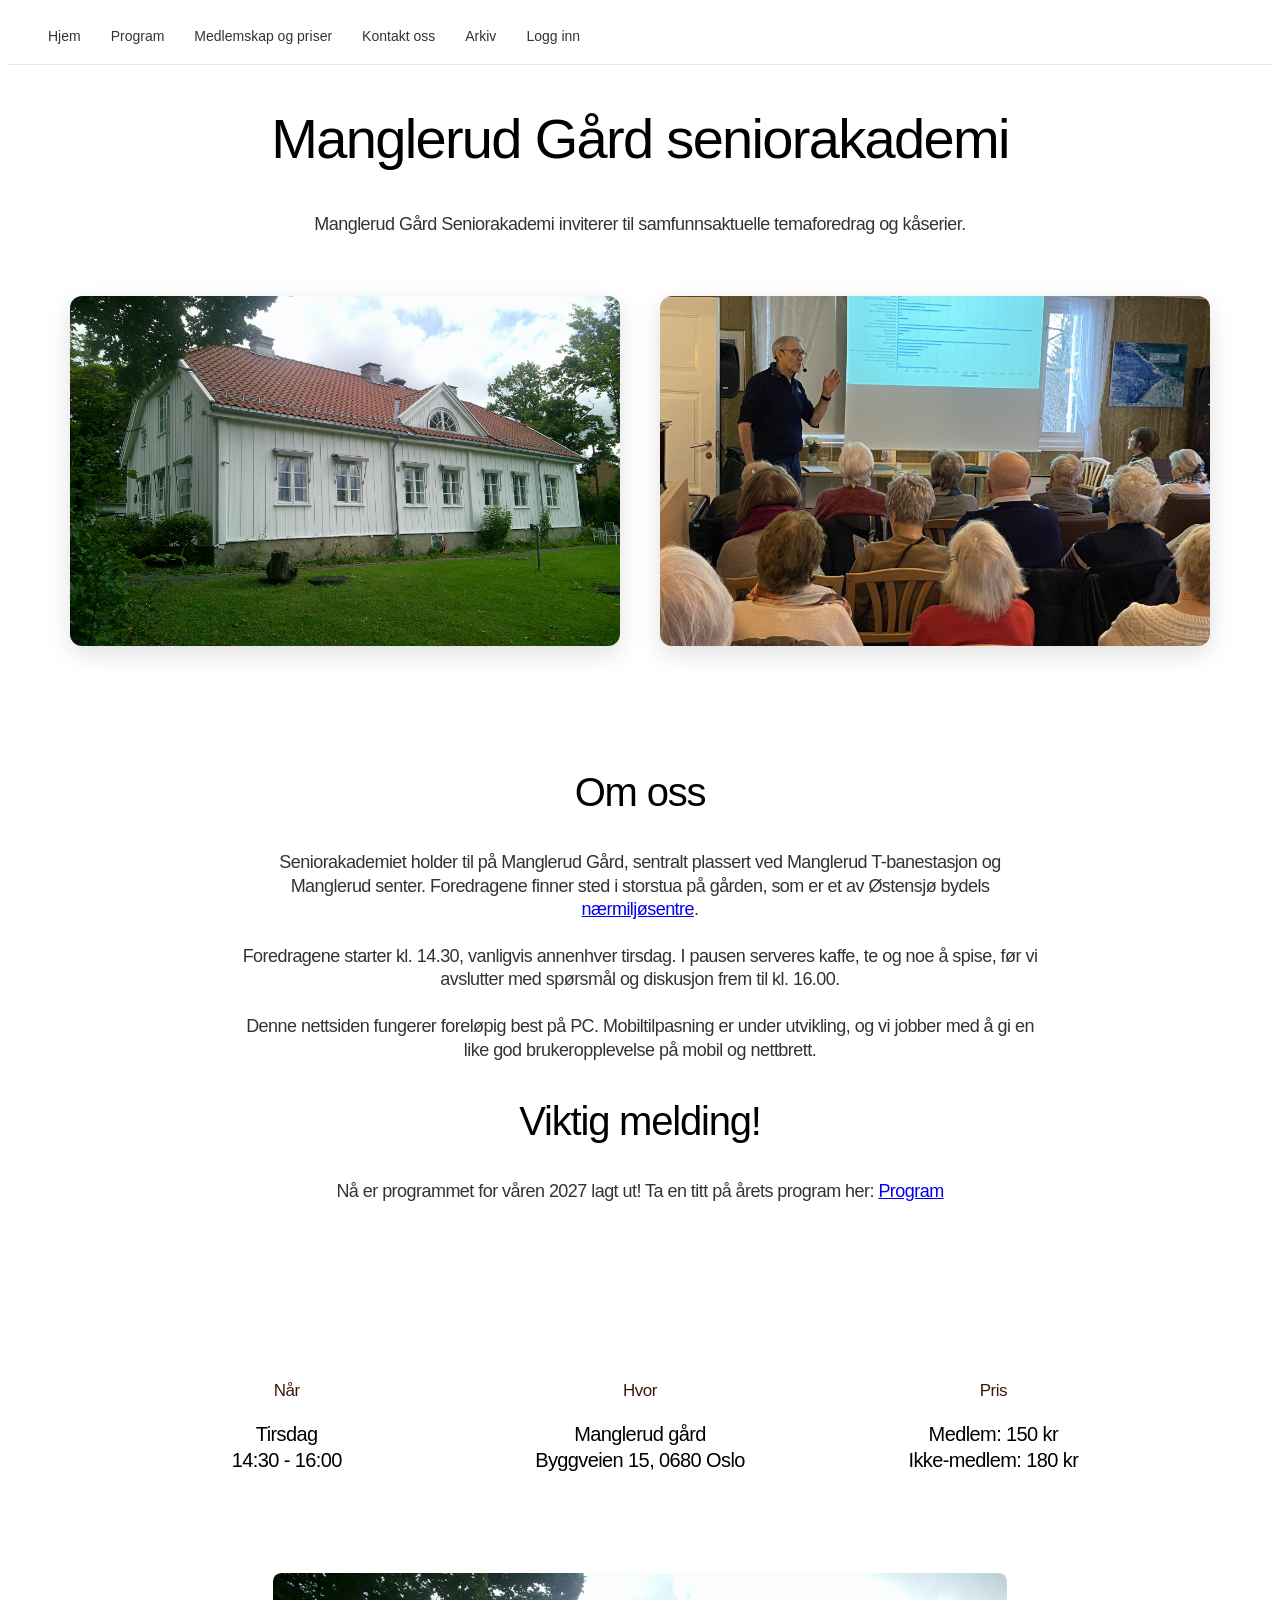
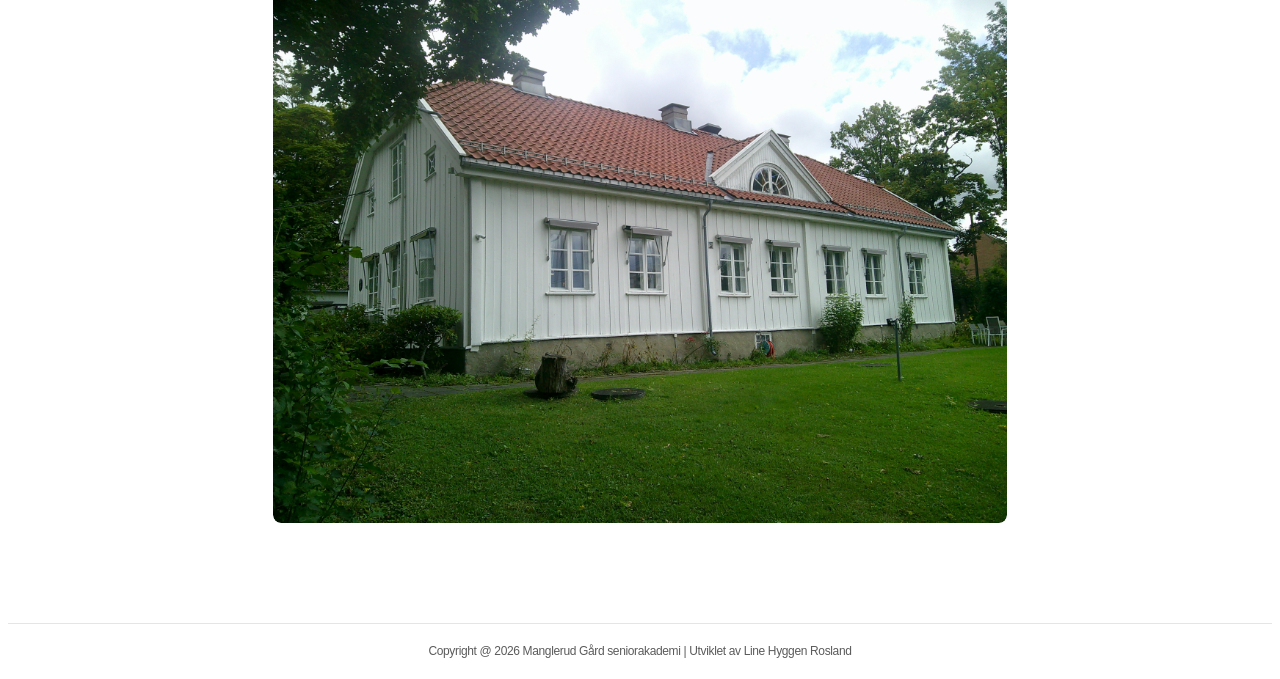
<file: index.html>
<!DOCTYPE html>
<html lang="en">
<head>
    <meta charset="UTF-8">
    <meta name="viewport" content="width=device-width, initial-scale=1.0">
    <title>Manglerud Gård seniorakademi</title>
    <link rel="stylesheet" href="styles.css">
    <meta name="description"
content="Seniorakademiet på Manglerud Gård tilbyr foredrag, kultur og møteplasser for seniorer på Manglerud.">

</head>


<body>

    <div class="nav">

        <nav>
            <a href="index.html"> Hjem </a>
            <a href="program.html"> Program </a>
            <a href="medlemskap_priser.html"> Medlemskap og priser </a>
            <a href="kontakt.html"> Kontakt oss </a>
            <a href="om_oss.html"> Arkiv </a>
            <a href="logg_inn.html"> Logg inn </a>
        </nav>

    </div>

    <main>
    <div class="header">
        <header>
            <h1> Manglerud Gård seniorakademi<br></h1>
            <p>Manglerud Gård Seniorakademi inviterer til samfunnsaktuelle temaforedrag og kåserier. </p>
        </header>

        <div class="image_header">
            <img id="header-image1"
                        src="./images/hjem/Manglerud-gard.png"
                        alt="Bilde av Manglerud Gård klarer ikke å laste inn.">
            <img id="header-image2"
                        src="./images/hjem/foredrag.jpg"
                        alt="Bildet klarer ikke å laste inn.">
        </div>

    </div>    
        
    <div class="info">
        <h2>Om oss</h2>

          <p> 

        Seniorakademiet holder til på Manglerud Gård, sentralt plassert ved Manglerud T-banestasjon og Manglerud senter.
         Foredragene finner sted i storstua på gården, som er et av Østensjø bydels <a class="naermiljosenter-link" href="https://www.oslo.kommune.no/natur-kultur-og-fritid/seniorsenter/manglerud-gard-narmiljosenter/" target="_blank">nærmiljøsentre</a>. 

         <br> <br>

        Foredragene starter kl. 14.30, vanligvis annenhver tirsdag. 
        I pausen serveres kaffe, te og noe å spise, før vi avslutter med spørsmål og diskusjon frem til kl. 16.00.

        <br> <br>

        Denne nettsiden fungerer foreløpig best på PC. Mobiltilpasning er under utvikling, og vi jobber med å gi en like god brukeropplevelse på mobil og nettbrett.

        </p>
          
             
    
    </div>
    <div class="viktig_melding">
        <h2>Viktig melding!</h2>
        <p> Nå er programmet for våren 2027 lagt ut! Ta en titt på årets program her: <a href="program.html"> Program </a>  </p>

    </div>
    <div class="neste_arrangement">

    </div>
    <div class="viktig_info">
            <div class="når">   
                    <h5>
                        Når
                    </h5>
                    <h3>
                        Tirsdag<br>
                        14:30 - 16:00
                    </h3>
             
            </div>
            <div class="hvor">   
                    <h5>
                        Hvor
                    </h5>
                    <h3>
                        Manglerud gård<br>
                        <a class="map-link" href="https://maps.app.goo.gl/bWYGeSXSGH5A2kw19" target="_blank"> Byggveien 15, 0680 Oslo </a>
                    </h3>
                  
            </div>
            <div class="pris">   
                    <h5>
                        Pris
                    </h5>
                    <h3>
                        Medlem:      150 kr<br>
                        Ikke-medlem: 180 kr
                    </h3>
                 
            </div>
        </div>

    
        <div class="image-slider">

            <button class="slider-btn prev">&lt;</button>

                <div class="image-wrapper"> 

                    <img id="slider-image"
                        src="./images/hjem/Manglerud-gard.png"
                        alt="Bilde av Manglerud Gård klarer ikke å laste inn.">

                    <div class="image-credit" id="image-credit">
                        Foto: Pål Rosland
                    </div>


                </div>

            <button class="slider-btn next">&gt;</button>


            

<script>

const slides = [
    {
        image: "./images/hjem/Manglerud-gard.png",
        credit: "Foto: Pål Rosland"
    },
    {
        image: "./images/hjem/foredrag.jpg",
        credit: "Foto: Pål Rosland"
    }
];

let currentIndex = 0;

const image = document.getElementById("slider-image");
const prevBtn = document.querySelector(".prev");
const nextBtn = document.querySelector(".next");
const credit = document.getElementById("image-credit");



function updateSlider() {

    image.src = slides[currentIndex].image;

    credit.textContent = slides[currentIndex].credit;

    prevBtn.style.display =
        currentIndex === 0 ? "none" : "block";

    nextBtn.style.display =
        currentIndex === slides.length - 1
            ? "none"
            : "block";
}

nextBtn.addEventListener("click", () => {
    if (currentIndex < slides.length - 1) {
        currentIndex++;
        updateSlider();
    }
});

prevBtn.addEventListener("click", () => {
    if (currentIndex > 0) {
        currentIndex--;
        updateSlider();
    }
});

updateSlider();
</script>


        </div>
    </main>
     <div class="footer">
        <footer>
            <p>Copyright @ 2026 Manglerud Gård seniorakademi | Utviklet av Line Hyggen Rosland</p>
           
        </footer>

    </div>
   
   
</body>
</html>
</file>
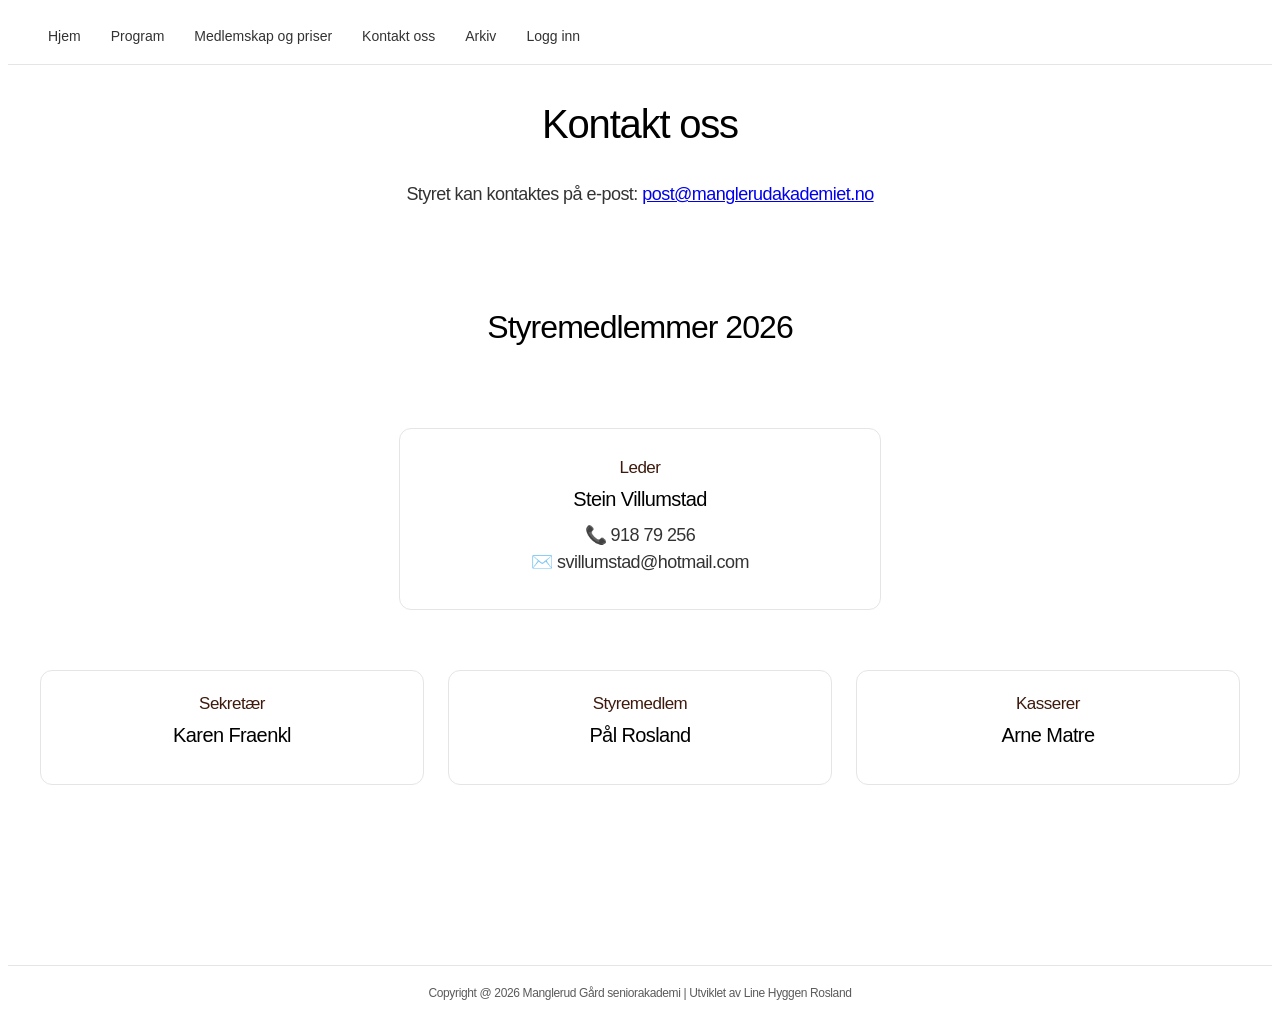
<file: kontakt.html>
<!DOCTYPE html>
<html lang="en">
<head>
    <meta charset="UTF-8">
    <meta name="viewport" content="width=device-width, initial-scale=1.0">
    <title>Kontakt</title>
    <link rel="stylesheet" href="styles.css">
</head>
<body>
       <div class="nav">

        <nav>
            <a href="index.html"> Hjem </a>
            <a href="program.html"> Program </a>
            <a href="medlemskap_priser.html"> Medlemskap og priser </a>
            <a href="kontakt.html"> Kontakt oss </a>
            <a href="om_oss.html"> Arkiv </a>
            <a href="logg_inn.html"> Logg inn </a>
        </nav>

    </div>
    <main>
        <div class="header">
            <header>
                <h2>Kontakt oss</h2>
            </header>
            <p>Styret kan kontaktes på e-post: <a href="mailto:post@manglerudakademiet.no">post@manglerudakademiet.no</a></p>
            
        </div>
        <h2 class="board-title">Styremedlemmer 2026</h2>

        <section class="board">
            <div class="leader-card">
                <h5> Leder</h5>
                <h3> Stein Villumstad</h3>
                
                <p> 📞 918 79 256</p>
                <p> ✉️ svillumstad@hotmail.com</p>
                
            </div>
            <div class="board-grid">
                <div class="board-card">
                    <h5> Sekretær</h5>
                    <h3> Karen Fraenkl</h3>
                
                </div>

                <div class="board-card">
                    <h5> Styremedlem</h5>
                    <h3> Pål Rosland</h3>
                </div>

                <div class="board-card">
                    <h5> Kasserer</h5>
                    <h3> Arne Matre</h3>
                
                </div>
            </div>
        </section>
        
        




    </main>
     <div class="footer">
        <footer>
            <p>Copyright @ 2026 Manglerud Gård seniorakademi | Utviklet av Line Hyggen Rosland</p>
           
        </footer>
    </div>
</body>
</html>
</file>
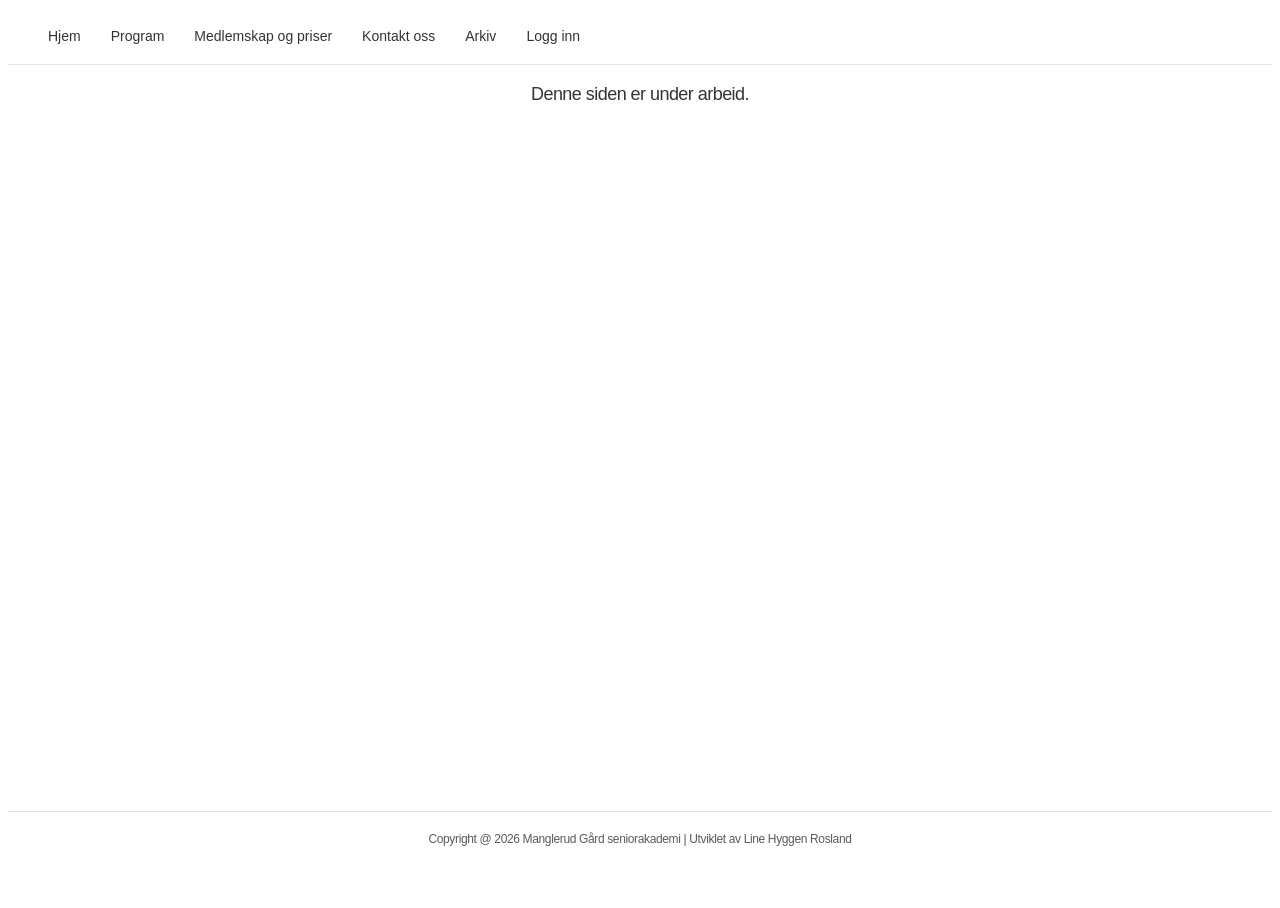
<file: logg_inn.html>
<!DOCTYPE html>
<html lang="en">
<head>
    <meta charset="UTF-8">
    <meta name="viewport" content="width=device-width, initial-scale=1.0">
    <title>Manglerudakademiet</title>
    <link rel="stylesheet" href="styles.css">
</head>
<body>
        <div class="nav">

        <nav>
            <a href="index.html"> Hjem </a>
            <a href="program.html"> Program </a>
            <a href="medlemskap_priser.html"> Medlemskap og priser </a>
            <a href="kontakt.html"> Kontakt oss </a>
            <a href="om_oss.html"> Arkiv </a>
            <a href="logg_inn.html"> Logg inn </a>
        </nav>

    </div>
    <main>
        <p> Denne siden er under arbeid.</p>

    </main>
         <div class="footer">
        <footer>
            <p>Copyright @ 2026 Manglerud Gård seniorakademi | Utviklet av Line Hyggen Rosland</p>
           
        </footer>
    </div>
   
   
</body>
</html>
</file>
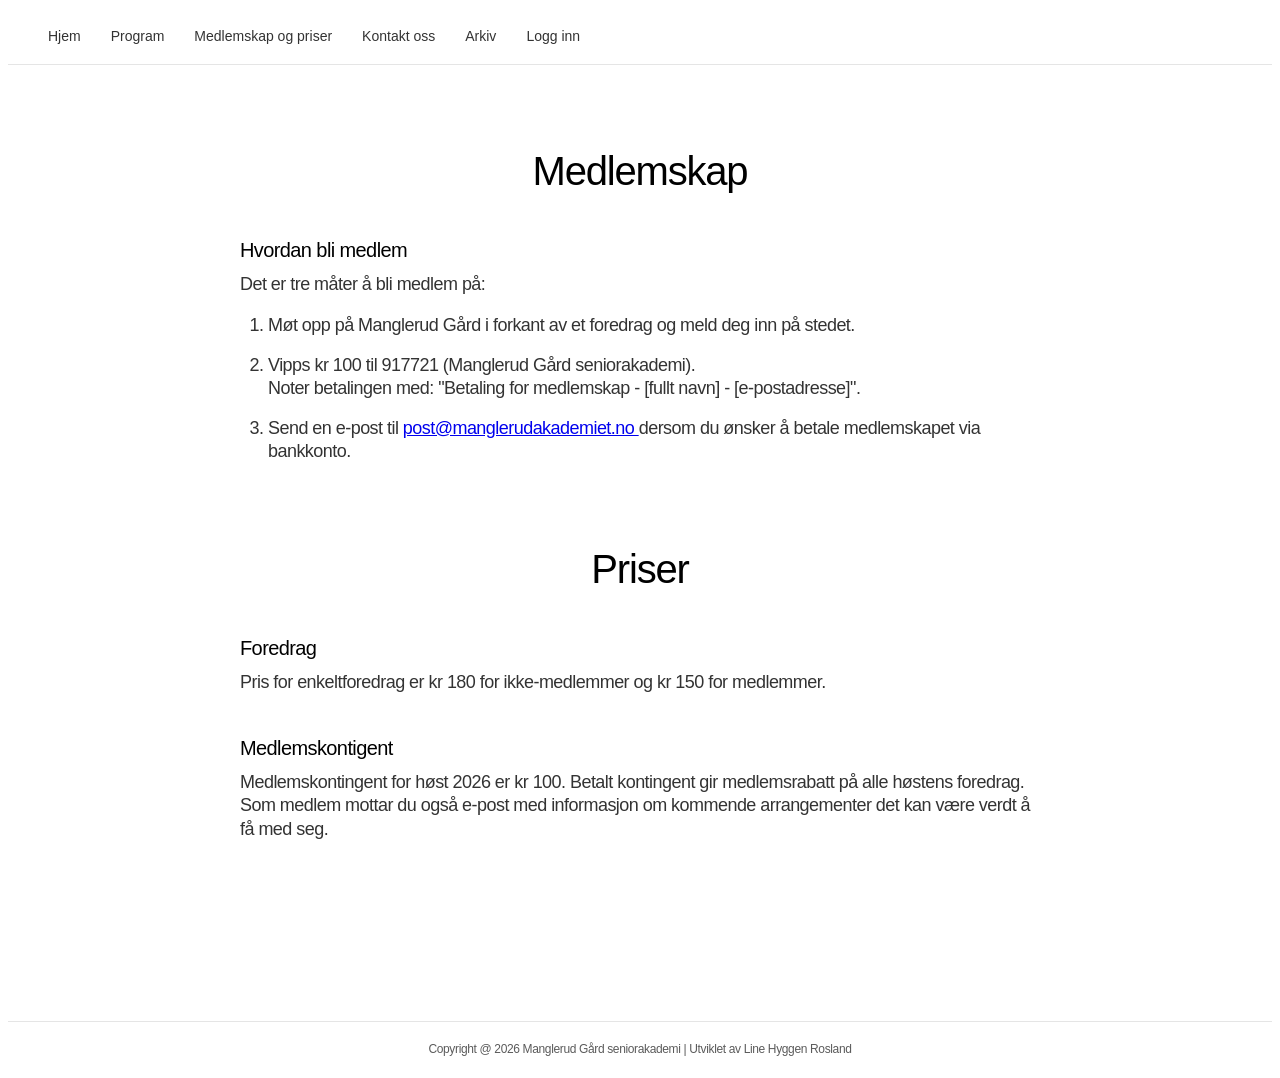
<file: medlemskap_priser.html>
<!DOCTYPE html>
<html lang="en">
<head>
    <meta charset="UTF-8">
    <meta name="viewport" content="width=device-width, initial-scale=1.0">
    <title>Medlemskap</title>
    <link rel="stylesheet" href="styles.css">
</head>
<body>
       <div class="nav">

        <nav>
            <a href="index.html"> Hjem </a>
            <a href="program.html"> Program </a>
            <a href="medlemskap_priser.html"> Medlemskap og priser </a>
            <a href="kontakt.html"> Kontakt oss </a>
            <a href="om_oss.html"> Arkiv </a>
            <a href="logg_inn.html"> Logg inn </a>
        </nav>

    </div>
    <main>
         <div class="medlemskap">
            <header>
                <h2> Medlemskap</h2>

            </header>
            <div class="medlemskap-content">
                <h3> Hvordan bli medlem </h3>
                <p> Det er tre måter å bli medlem på:
                    <ol class="membership-list">
                        <li> Møt opp på Manglerud Gård i forkant av et foredrag og meld deg inn på stedet.</li>
                        <li> Vipps kr 100 til 917721 (Manglerud Gård seniorakademi).<br>
                            Noter betalingen med: "Betaling for medlemskap - [fullt navn] - [e-postadresse]".</li>
                        <li> Send en e-post til <a href="mailto:post@manglerudakademiet.no
                                ?subject=Betaling av medlemskap
                                &body=Hei,

                                Jeg ønsker å betale medlemskapet via bankkonto.

                                Navn: 
                                E-post: ">
                                    post@manglerudakademiet.no
                                </a> dersom du ønsker å betale medlemskapet via bankkonto.</li>
                    </ol>            
                
            </div>

      
            
        </div>
        
        <div class="prispris">
            <header>
                <h2> Priser</h2>

            </header>
            <div class="pris-content">
                <h3> Foredrag </h3>
                <p> Pris for enkeltforedrag er kr 180 for ikke-medlemmer og kr 150 for medlemmer. </p>
                
                <h3> Medlemskontigent </h3>
                <p> Medlemskontingent for høst 2026 er kr 100. Betalt kontingent gir medlemsrabatt på alle høstens foredrag. Som medlem mottar du også e-post med informasjon om kommende arrangementer det kan være verdt å få med seg.</p>
            </div>
        </div>



    </main>
     <div class="footer">
        <footer>
            <p>Copyright @ 2026 Manglerud Gård seniorakademi | Utviklet av Line Hyggen Rosland</p>
           
        </footer>
    </div>
</body>
</html>
</file>
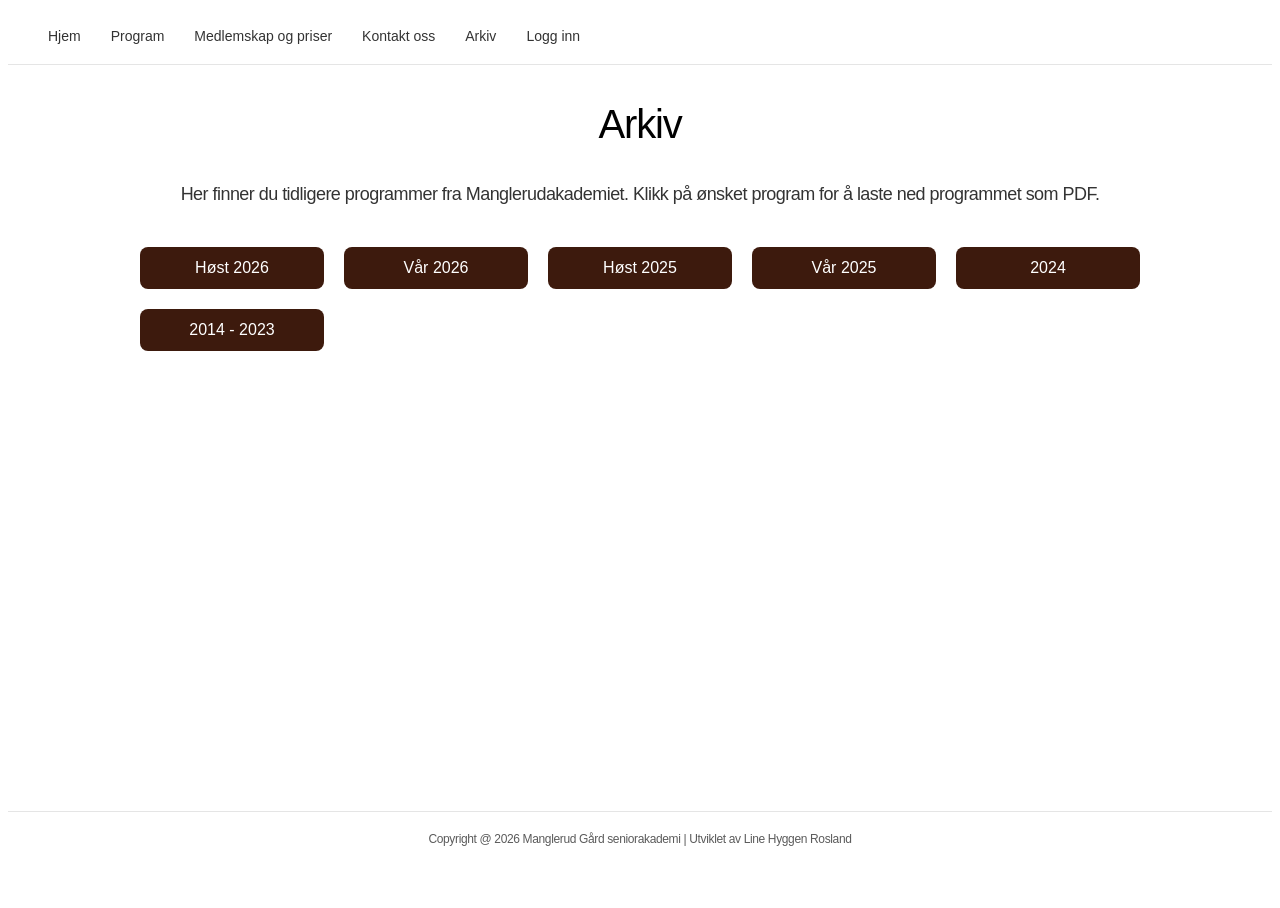
<file: om_oss.html>
<!DOCTYPE html>
<html lang="en">
<head>
    <meta charset="UTF-8">
    <meta name="viewport" content="width=device-width, initial-scale=1.0">
    <title>About</title>
    <link rel="stylesheet" href="styles.css">
</head>
<body>
       <div class="nav">

        <nav>
            <a href="index.html"> Hjem </a>
            <a href="program.html"> Program </a>
            <a href="medlemskap_priser.html"> Medlemskap og priser </a>
            <a href="kontakt.html"> Kontakt oss </a>
            <a href="om_oss.html"> Arkiv </a>
            <a href="logg_inn.html"> Logg inn </a>
        </nav>

    </div>
    <main>

        <div>
            <header>
                <h2>Arkiv</h2>
                <p>Her finner du tidligere programmer fra Manglerudakademiet. Klikk på ønsket program for å laste ned programmet som PDF.</p>
            </header>
            <div class="download-section">

                <a class="download-btn"
                href="./arkiv/Foredragsholdere_høsten_2026.pdf" target="_blank"
                download>
                    Høst 2026
                </a>

                <a class="download-btn"
                href="./arkiv/Foredragsholdere_våren_2026.pdf" target="_blank"
                download>
                    Vår 2026
                </a>
                
            

                <a class="download-btn"
                href="./arkiv/Foredragsholdere_høsten_2025.pdf" target="_blank"
                download>
                    Høst 2025
                </a>

                <a class="download-btn"
                href="./arkiv/Foredragsholdere_våren_2025.pdf" target="_blank"
                download>
                    Vår 2025
                </a>

               

                <a class="download-btn"
                href="./arkiv/Foredragsholdere_2024.pdf" target="_blank"
                download>
                    2024
                </a>


                <a class="download-btn"
                href="./arkiv/Foredrag_2014-2023.pdf" target="_blank"
                download>
                    2014 - 2023
                </a>
            </div>

        </div>

    </main>
     <div class="footer">
        <footer>
            <p>Copyright @ 2026 Manglerud Gård seniorakademi | Utviklet av Line Hyggen Rosland</p>
           
        </footer>
    </div>
</body>
</html>
</file>
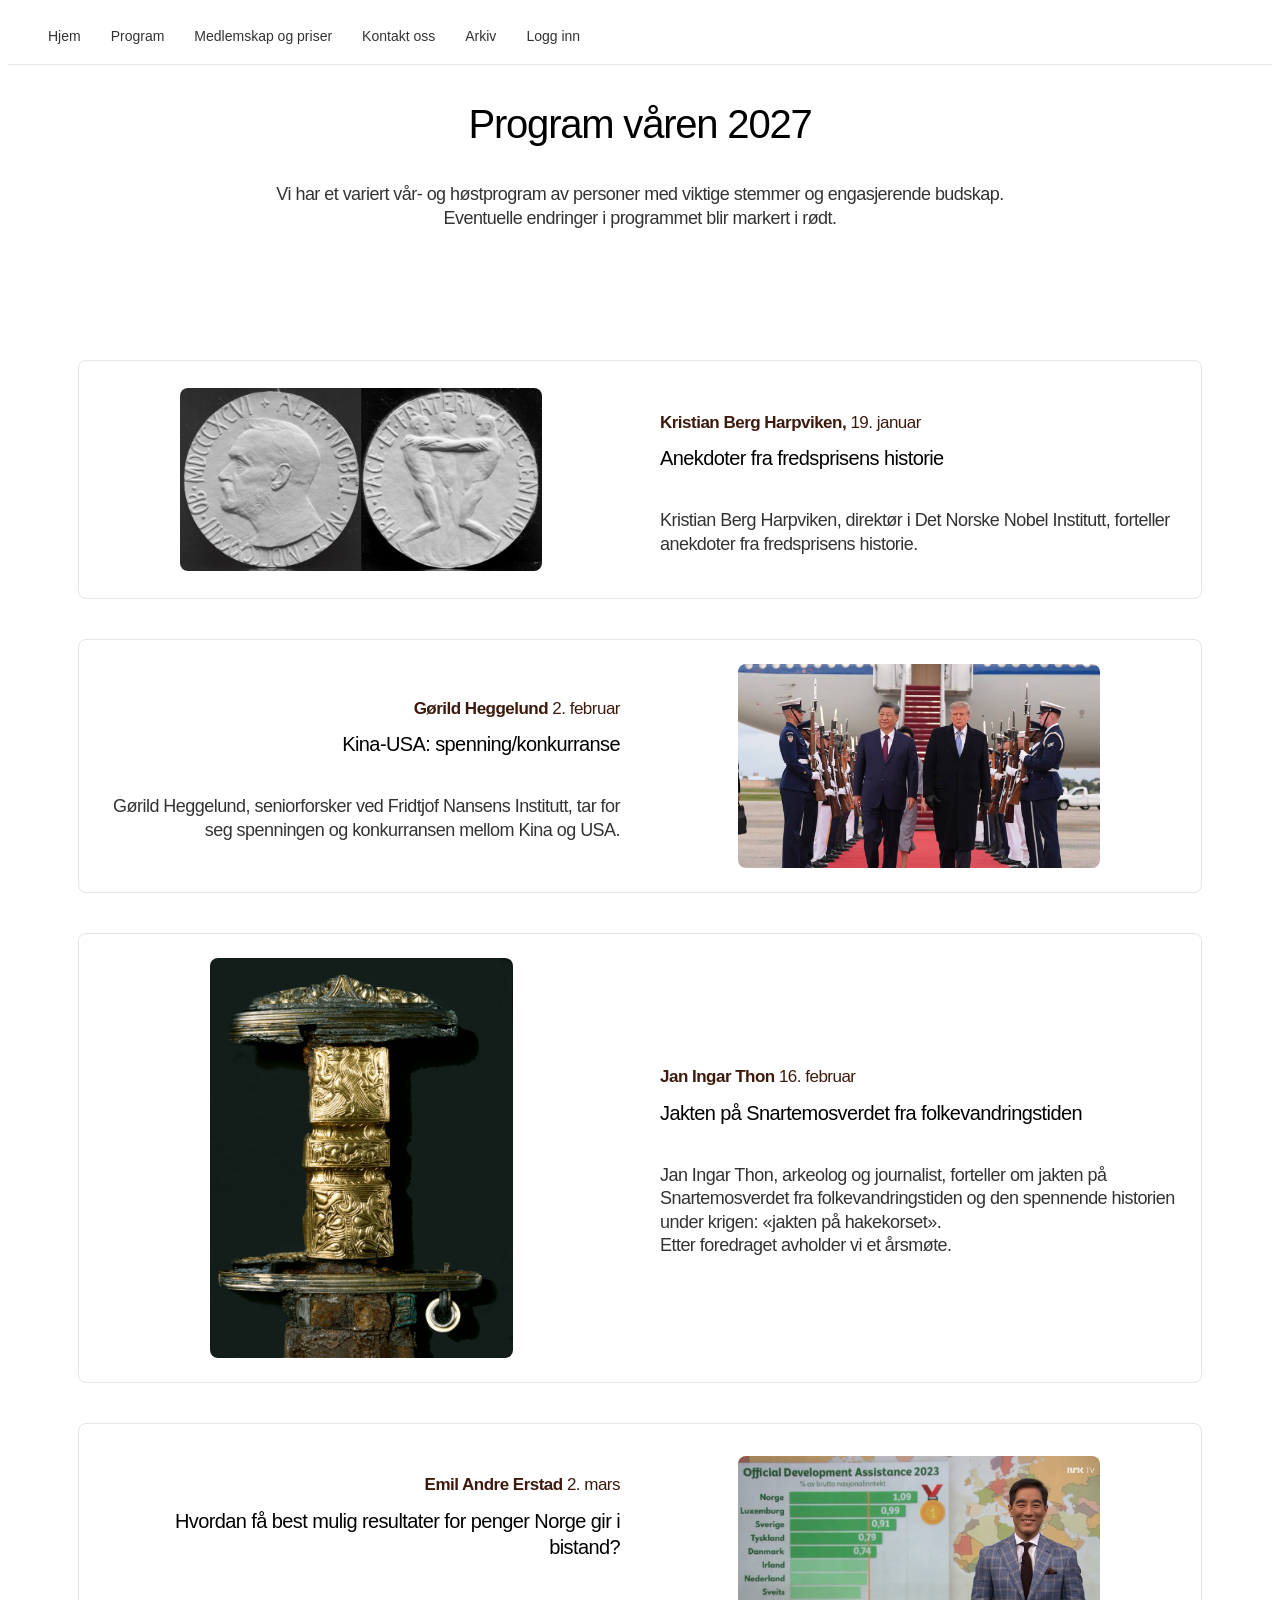
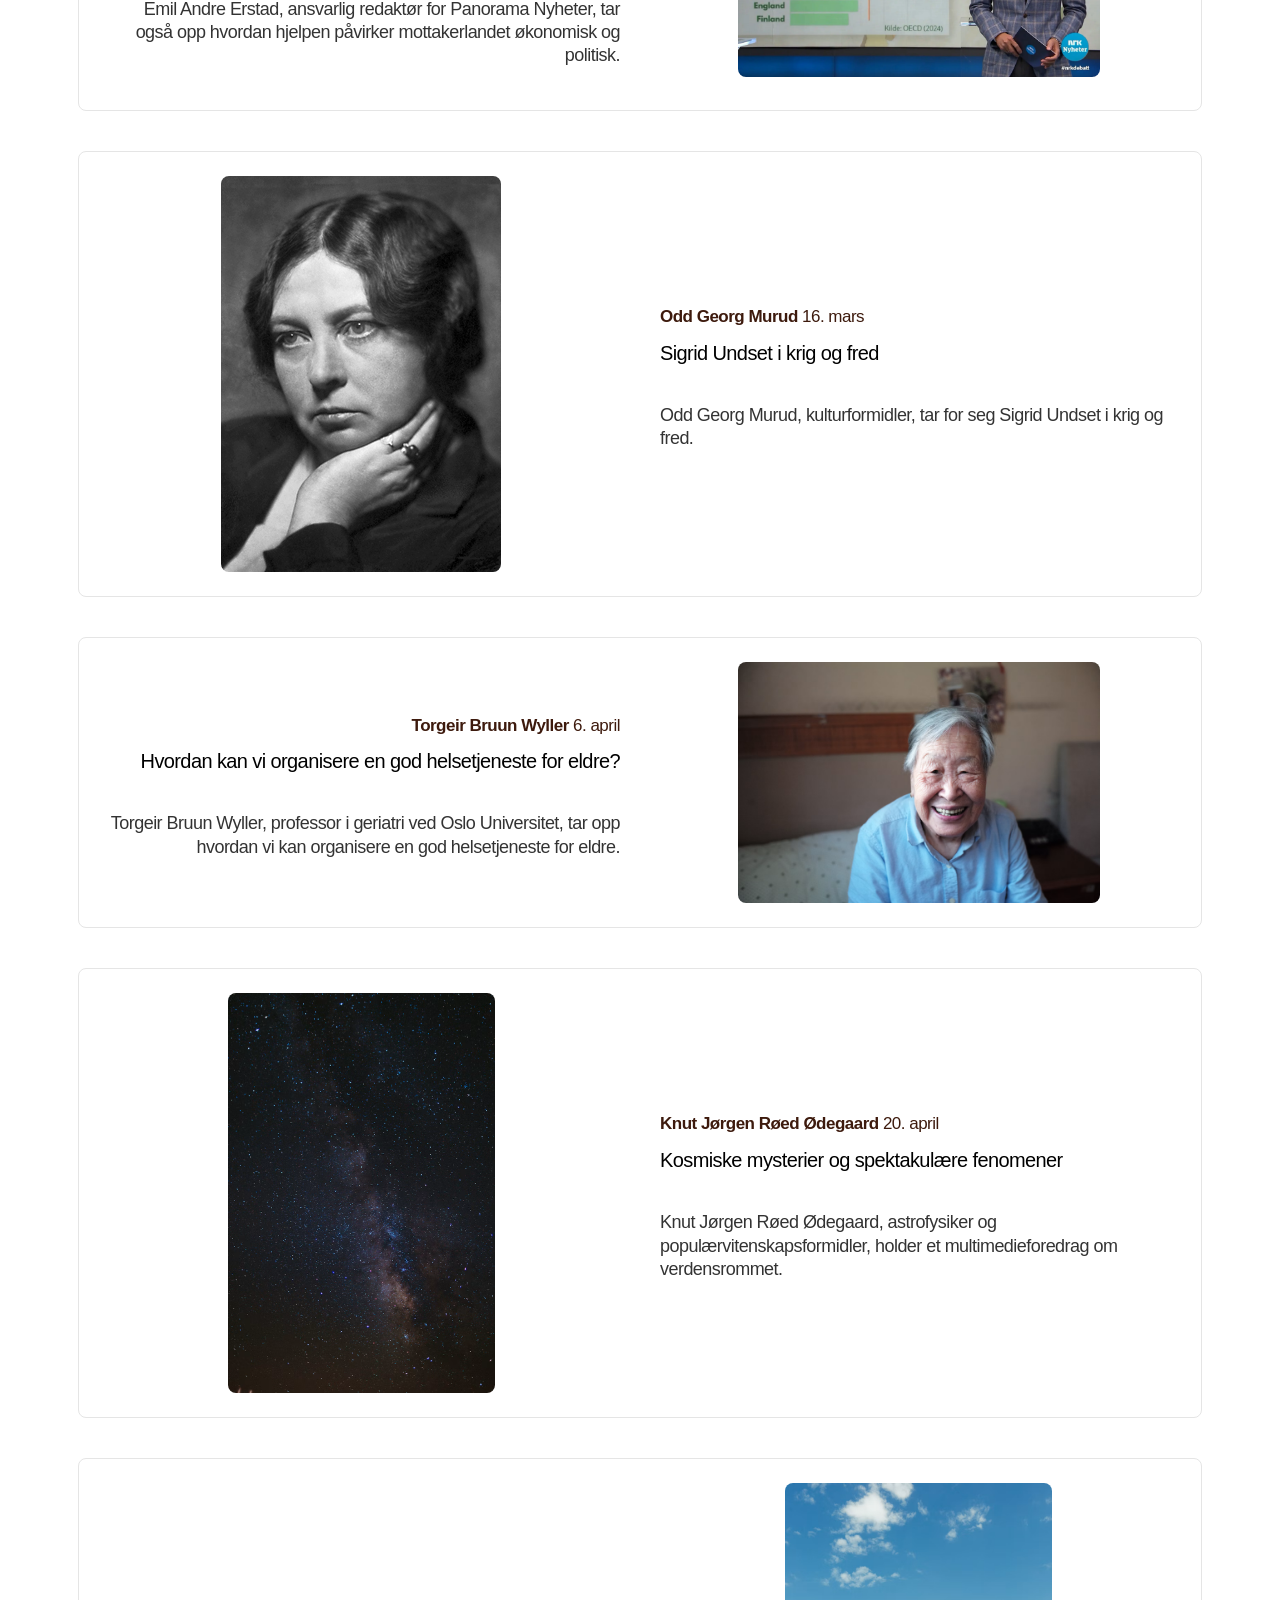
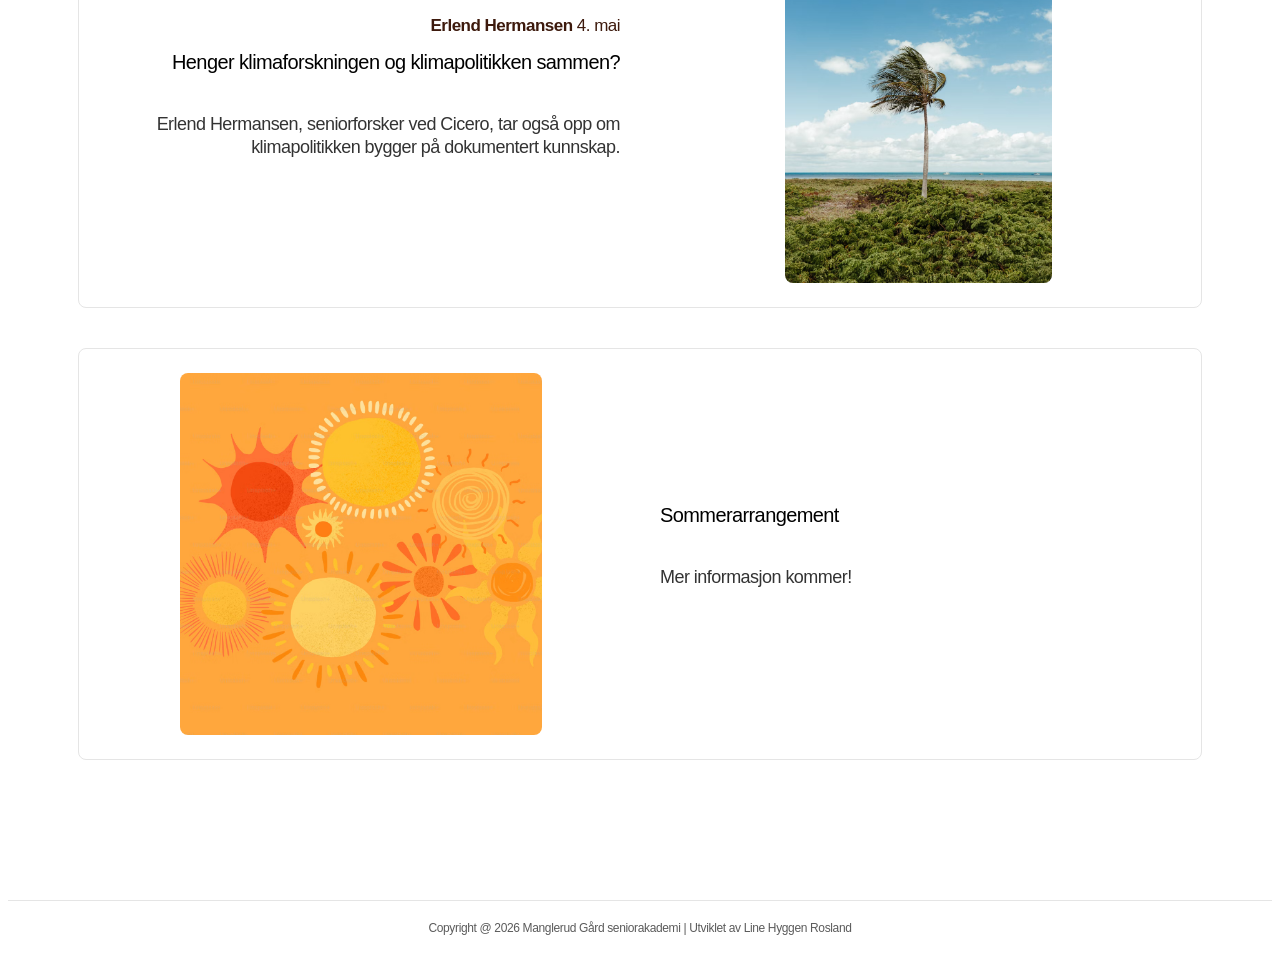
<file: program.html>
<!DOCTYPE html>
<html lang="en">
<head>
    <meta charset="UTF-8">
    <meta name="viewport" content="width=device-width, initial-scale=1.0">
    <title>Program</title>
    <link rel="stylesheet" href="styles.css">
</head>
<body>
    <div class="nav">

        <nav>
            <a href="index.html"> Hjem </a>
            <a href="program.html"> Program </a>
            <a href="medlemskap_priser.html"> Medlemskap og priser </a>
            <a href="kontakt.html"> Kontakt oss </a>
            <a href="om_oss.html"> Arkiv </a>
            <a href="logg_inn.html"> Logg inn </a>
        </nav>

    </div>
    <main>
        <div class="header">
            <header>
                <h2>Program våren 2027</h2>
                <p>  Vi har et variert vår- og høstprogram av personer med viktige stemmer og engasjerende budskap.  
                    Eventuelle endringer i programmet blir markert i rødt.</p>
            </header>
            
        </div>

        
        <div class="program">
        <div class="event">
                <div class="event-image">
                    
                    <img src="./images/program/fredspris.jpg" alt="Bilde klarer ikke å laste inn.">
                     <div class="image-credit-program" >
                        Foto: Narve Skarpmoen
                    </div>
                </div>
                <div class="eventleft-content">
                    <h5 class="event-date"><strong>Kristian Berg Harpviken, </strong> 19. januar </h5>
                    <h3>Anekdoter fra fredsprisens historie</h3>
                    <p>
            Kristian Berg Harpviken, direktør i Det Norske Nobel Institutt, forteller anekdoter fra fredsprisens historie.                    </p>
                </div>
        </div>
        <div class="event">
                <div class="eventright-content">
                   <h5 class="event-date"><strong>Gørild Heggelund</strong> 2. februar</h5>
        <h3>Kina-USA: spenning/konkurranse</h3>
        <p>
            Gørild Heggelund, seniorforsker ved Fridtjof Nansens Institutt, tar for seg spenningen og konkurransen mellom Kina og USA.
        </p>
                </div>
                <div class="event-image">
                    <img src="./images/program/kinausa.avif" alt="Bilde klarer ikke å laste inn.">
                    <div class="image-credit-program" >
                        Foto: Alex Brandon / AP,NTB
                    </div>
                </div>
        </div>
        <div class="event">
                <div class="event-image">
                    <img src="./images/program/Snartemosverdet.jpg" alt="Bilde klarer ikke å laste inn.">
                    <div class="image-credit-program" >
                        Foto: Eirik Irgens Johnsen  
                    </div>
                </div>
                <div class="eventleft-content">
                    <h5 class="event-date"><strong>Jan Ingar Thon</strong> 16. februar</h5>
        <h3>Jakten på Snartemosverdet fra folkevandringstiden</h3>
        <p>
            Jan Ingar Thon, arkeolog og journalist, forteller om jakten på Snartemosverdet fra folkevandringstiden og den spennende historien under krigen: «jakten på hakekorset».
            <br> 
            Etter foredraget avholder vi et årsmøte.
        </p>
                </div>
        </div>
        <div class="event">
                <div class="eventright-content">
                    <h5 class="event-date"><strong>Emil Andre Erstad</strong> 2. mars</h5>
        <h3>Hvordan få best mulig resultater for penger Norge gir i bistand?</h3>
        <p>
            Emil Andre Erstad, ansvarlig redaktør for Panorama Nyheter, tar også opp hvordan hjelpen påvirker mottakerlandet økonomisk og politisk.
        </p>
                </div>
                <div class="event-image">
                    <img src="./images/program/bistand.webp" alt="Bilde klarer ikke å laste inn.">
                    <div class="image-credit-program" >
                        Skjermdump: NRK Debatten
                    </div>
                </div>
                
        </div>
         <div class="event">
                <div class="event-image">
                    <img src="./images/program/Sigrid.jpg" alt="Bilde klarer ikke å laste inn.">
                    <div class="image-credit-program" >
                        Foto: Aage Remfeldt / Aage Rasmussen
                    </div>
                </div>
                <div class="eventleft-content">
                    <h5 class="event-date"><strong>Odd Georg Murud</strong> 16. mars</h5>
        <h3>Sigrid Undset i krig og fred</h3>
        <p>
            Odd Georg Murud, kulturformidler, tar for seg Sigrid Undset i krig og fred.
        </p>
                </div>
        </div>
        <div class="event">
                <div class="eventright-content">
                    <h5 class="event-date"><strong>Torgeir Bruun Wyller</strong> 6. april</h5>
        <h3>Hvordan kan vi organisere en god helsetjeneste for eldre?</h3>
        <p>
            Torgeir Bruun Wyller, professor i geriatri ved Oslo Universitet, tar opp hvordan vi kan organisere en god helsetjeneste for eldre.
        </p>
                </div>
                <div class="event-image">
                    <img src="./images/program/eldre.avif" alt="Bilde klarer ikke å laste inn.">
                    <div class="image-credit-program" >
                        Foto: Unsplash
                    </div>
                </div>
        </div>
        <div class="event">
                <div class="event-image">
                    <img src="./images/program/verdensrommet.avif" alt="Bilde klarer ikke å laste inn.">
                    <div class="image-credit-program" >
                        Foto: Unsplash
                    </div>
                </div>
                <div class="eventleft-content">
                    <h5 class="event-date"><strong>Knut Jørgen Røed Ødegaard</strong> 20. april</h5>
        <h3>Kosmiske mysterier og spektakulære fenomener</h3>
        <p>
            Knut Jørgen Røed Ødegaard, astrofysiker og populærvitenskapsformidler, holder et multimedieforedrag om verdensrommet.
        </p>
                </div>
        </div>
        <div class="event">
    <div class="eventright-content">
        <h5 class="event-date"><strong>Erlend Hermansen</strong> 4. mai</h5>
        <h3>Henger klimaforskningen og klimapolitikken sammen?</h3>
        <p>
            Erlend Hermansen, seniorforsker ved Cicero, tar også opp om klimapolitikken bygger på dokumentert kunnskap.
        </p>
    </div>
            <div class="event-image">
                    <img src="./images/program/klima.avif" alt="Bilde klarer ikke å laste inn.">
                    <div class="image-credit-program" >
                        Foto: Unsplash
                    </div>
                </div>
</div>
             <div class="event">
                 <div class="event-image">
                    <img src="./images/program/sommer.avif" alt="Bilde klarer ikke å laste inn.">
                    <div class="image-credit-program" >
                        Foto: Unsplash
                    </div>
                </div>
    <div class="eventleft-content">
        <h3>Sommerarrangement</h3>
        <p>
Mer informasjon kommer!        </p>
    </div>
</div>
    </main>
    <div class="footer">
        <footer>
            <p>Copyright @ 2026 Manglerud Gård seniorakademi | Utviklet av Line Hyggen Rosland</p>
           
        </footer>
    </div>

   
    
</body>
</html>
</file>
<file: styles.css>
html, body {
    height: 100%;
}

body {
    min-height: 100vh;

    display: flex;
    flex-direction: column;
    background-color: #FFFFFF;
}

main {
    flex: 1;
}

.header p {
    max-width: 800px;
    margin-left: auto;
    margin-right: auto;
}


p,
ul{
    font-family: "Rethink sans", sans-serif;
    color: #333333;
    font-size: 18px;
    line-height: 130%;
    letter-spacing: -0.03em;
    font-weight: 400;
    text-align: center;
}

ul,
li{
    font-family: "Rethink sans", sans-serif;
    color: #333333;
    font-size: 18px;
    line-height: 130%;
    letter-spacing: -0.03em;
    font-weight: 400;
    text-align: left;
}
h1 {
    font-family: "Rethink Sans", sans-serif;
    color: #000000;
    font-size: 56px;
    line-height: 130%;
    letter-spacing: -0.03em;
    font-weight: 500;
    text-align: center;
}

h2 {
    font-family: "Rethink Sans", sans-serif;
    color: #000000;
    font-size: 40px;
    line-height: 130%;
    letter-spacing: -0.03em;
    font-weight: 500;
    text-align: center;
}


h3 {
    font-family: "Rethink Sans", sans-serif;
    color: #000000;
    font-size: 20px;
    line-height: 130%;
    letter-spacing: -0.03em;
    font-weight: 500;
}

.map-link {
    font-family: "Rethink Sans", sans-serif;
    color: #000000;
    font-size: 20px;
    line-height: 130%;
    letter-spacing: -0.03em;
    font-weight: 500;
    text-decoration: none;
}

.map-link:hover {
    color: #666666;
}


h5 {
    font-family: "Rethink sans", sans-serif;
    color: #3D1A0D;
    font-size: 17px;
    line-height: 110%;
    letter-spacing: -0.03em;
    font-weight: 400;
}



.nav {
    padding: 20px 40px;
    border-bottom: 1px solid #e5e5e5;
}

nav {
    display: flex;
    gap: 30px;
    align-items: center;
}

nav a {
    text-decoration: none;
    color: #333333;

    font-family: "Rethink Sans", sans-serif;
    font-size: 14px;
}

nav a:hover {
    color: #666666;
}

.header {
    max-width: 1200px;
    margin: 0 auto;
}

.viktig_info {
    display: flex;
    justify-content: space-between;
    gap: 60px;
    max-width: 1000px;
    margin: 0 auto;
    margin-top: 80px;
    margin-bottom: 80px;
}

.viktig_info h5 {
    margin-bottom: 13px;
}


.når,
.hvor,
.pris {
    flex: 1;
    text-align: center;
}

.event {
    display: flex;
    align-items: center;
    width: 85%;
    margin: 0 auto 40px auto;

    padding: 24px;
    gap: 40px;

    border: 1px solid #e5e5e5;
    border-radius: 8px;
    transition: transform 0.2s ease, box-shadow 0.2s ease;
}



.event:hover {
    transform: scale(1.02);
    box-shadow: 0 8px 20px rgba(0,0,0,0.08);
}

.event-image,
.eventleft-content,
.eventright-content {
    flex: 1;

}

.event-image {
    position: relative;
    overflow: hidden;
}

.image-credit-program {
    position: absolute;
    left: 15%;
    right: 15%;
    bottom: 0;

    padding: 12px 16px;

    background: rgba(0,0,0,0.5);
    color: white;

    font-family: "Rethink Sans", sans-serif;
    font-size: 13px;

    transform: translateY(100%);
    transition: transform 0.3s ease;


}

.image_header {
    display: flex;
    justify-content: center;
    align-items: center;
    gap: 40px;
    max-width: 1200px;
    margin: 60px auto 80px auto;
    padding: 0 20px;
}

.image_header img {
    width: 48%;
    max-width: 550px;
    height: 350px;
    object-fit: cover;

    border-radius: 12px;

    box-shadow: 0 8px 25px rgba(0, 0, 0, 0.12);

    transition: transform 0.3s ease,
                box-shadow 0.3s ease;
}

.image_header img:hover {
    transform: translateY(-4px);

    box-shadow: 0 12px 35px rgba(0, 0, 0, 0.18);
}


.event-image:hover .image-credit-program {
    transform: translateY(0);
}


.event-image img {
    width: auto;
    height: auto;
    max-width: 70%;
    max-height: 400px;
    display: block;
    margin: 0 auto;

    border-radius: 8px;
}

.eventleft-content,
.eventright-content {
    display: flex;
    flex-direction: column;

}

.eventleft-content h3,
.eventleft-content p,
.eventleft-content h5{
    text-align: left;
}

.eventright-content h3,
.eventright-content p,
.eventright-content h5 {
    text-align: right;
}

.event-date {
    margin-bottom: 13px;
}

.eventleft-content h3,
.eventright-content h3 {
    margin-top: 0;
}

.nav {
    padding: 20px 40px;
    border-bottom: 1px solid #e5e5e5;
}

nav {
    display: flex;
    gap: 30px;
    align-items: center;
}

nav a {
    text-decoration: none;
    color: #333333;

    font-family: "Rethink Sans", sans-serif;
    font-size: 14px;
}

nav a:hover {
    color: #666666;
}

.footer {
    width: 100%;
    margin: 100px auto 40px auto;
    padding-top: 10px;
    padding-bottom: 10px;



    border-top: 1px solid #E5E5E5;

    text-align: center;

}

.footer p {
    font-size: 12px;
    color: #5B5B5B;
    margin: 10px 0;
}


.header-image {

    width: 100%;

    max-width: 1000px;

    display: block;

    margin: 0 auto;

}

.neste_arrangement {

    margin-top: 150px;

}

.program {

    margin-top: 130px;

}


.board {
    max-width: 1200px;
    margin: 80px auto;
}

.leader-card {
    width: 420px;
    margin: 0 auto 60px auto;

    padding: 30px;

    border: 1px solid #e5e5e5;
    border-radius: 12px;

    text-align: center;

    transition: 0.2s ease;
}

.leader-card:hover {
    transform: translateY(-4px);
}

.board-grid {
    display: grid;
    grid-template-columns: repeat(3, 1fr);
    gap: 24px;
}

.board-card {
    padding: 24px;

    border: 1px solid #e5e5e5;
    border-radius: 12px;

    text-align: center;

    transition: 0.2s ease;
}

.board-card:hover {
    transform: translateY(-4px);
}

.board-card h5,
.leader-card h5 {
    margin: 0 0 8px 0;
}

.board-card h3,
.leader-card h3 {
    margin: 0 0 12px 0;
}

.board-card p,
.leader-card p {
    margin: 4px 0;
    text-align: center;
}


.medlemskap,
.prispris {
    margin: 80px auto;
}

.medlemskap-content,
.pris-content {
    max-width: 800px;
    margin: 0 auto;
}


.membership-list {
    font-family: "Rethink Sans", sans-serif;
    color: #333333;
    font-size: 17px;
    line-height: 130%;
    letter-spacing: -0.03em;
    font-weight: 400;

    margin-top: 10px;
    padding-left: 28px;
}

.membership-list li {
    margin-bottom: 16px;
}


.pris-content h3,
.medlemskap-content h3 {
    margin-top: 40px;
    margin-bottom: 10px;
    text-align: left;

}

.pris-content p,
.medlemskap-content p {
    text-align: left;
    margin-top: 0;
}


.download-section {
    display: grid;

    grid-template-columns: repeat(5, 1fr);

    gap: 20px;

    max-width: 1000px;
    margin: 40px auto;
}

.download-btn {
    background-color: #3D1A0D;
    color: white;
    text-decoration: none;

    padding: 12px 24px;
    border-radius: 8px;

    font-family: "Rethink Sans", sans-serif;
    font-weight: 500;

    text-align: center;

    transition: 0.2s ease;
}

.download-btn:hover {
    background-color: #631010;
    transform: translateY(-2px);
}

.board-title {
    font-size: 32px;
    text-align: center;
    margin-top: 100px;
    margin-bottom: 50px;
}



.image-slider {
    position: relative;
    max-width: 1000px;
    height: 550px;      /* fast høyde */
    margin: 60px auto 0 auto;

    display: flex;
    justify-content: center;
    align-items: center;

   
    border-radius: 8px;
    overflow: hidden;
}

.image-credit {
    position: absolute;
    bottom: 0;
    left: 0;
    width: 100%;

    padding: 15px 20px;

    background: rgba(0,0,0,0.5);
    color: white;

    font-family: "Rethink Sans", sans-serif;
    font-size: 14px;

    transform: translateY(100%);
    transition: transform 0.3s ease;
}

.image-slider:hover .image-credit {
    transform: translateY(0);
}

.image-slider img {
    max-width: 100%;
    max-height: 100%;

    width: auto;
    height: auto;

    object-fit: contain;
    border-radius: 8px;
}

.slider-btn {
    position: absolute;
    top: 50%;
    transform: translateY(-50%);

    width: 50px;
    height: 50px;

    border: none;
    border-radius: 50%;

    background: rgba(0,0,0,0.5);
    color: white;

    font-size: 24px;
    cursor: pointer;

    opacity: 0;
    transition: 0.2s ease;
}

.image-slider:hover .slider-btn {
    opacity: 1;
}

.prev {
    left: 20px;
}

.next {
    right: 20px;
}

.image-wrapper {
    position: relative;

    height: auto;
    width: auto;

    display: inline-flex;
    justify-content: center;
    align-items: center;

    overflow: hidden;
    border-radius: 8px;
}



.image-wrapper img {
    display: block;
    max-height: 550px;
    max-width: 100%;
}




.info {
    max-width: 800px;
    margin: 120px auto 0 auto;
}
</file>
